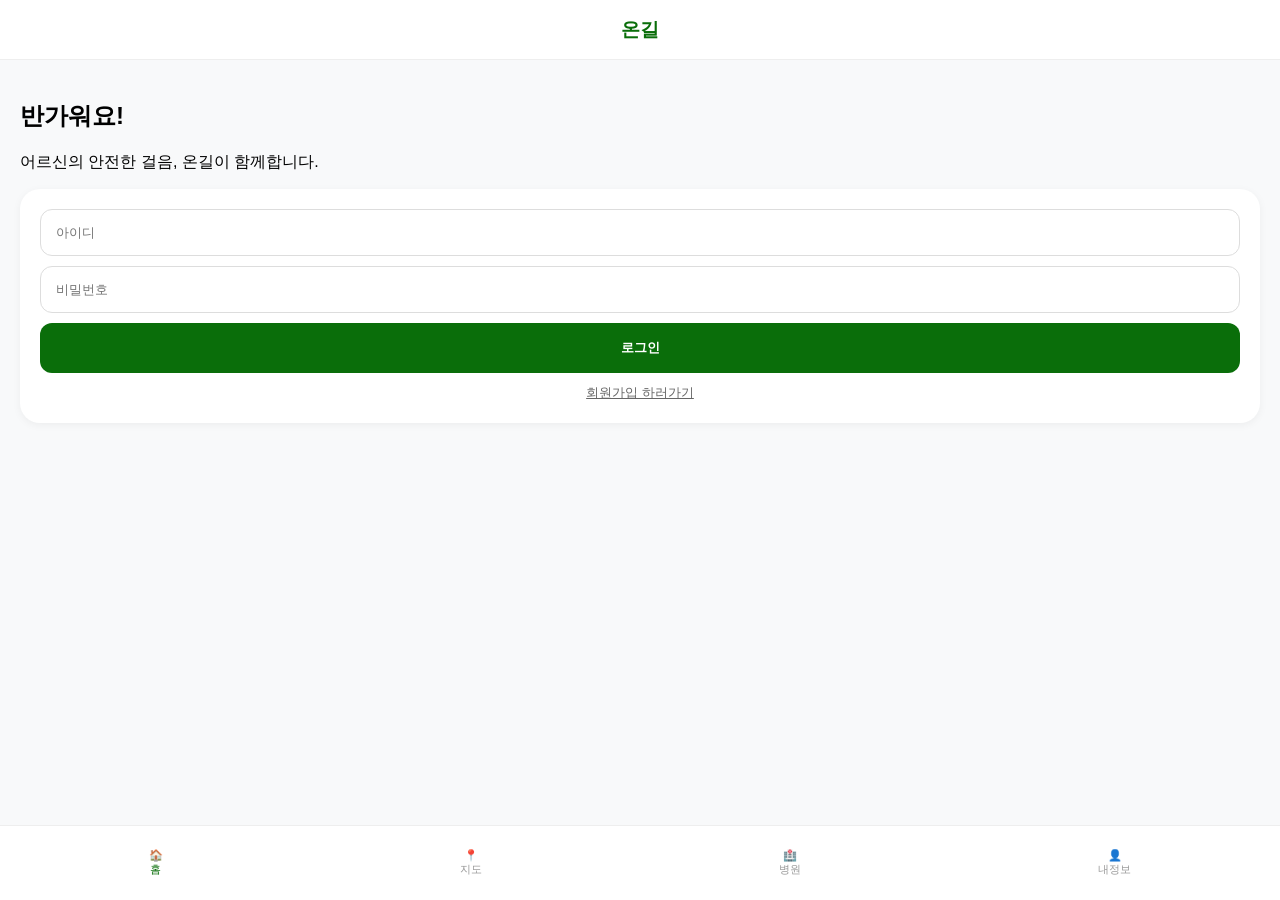
<file: index.html>
<!DOCTYPE html>
<html lang="ko">
<head>
    <meta charset="UTF-8">
    <meta name="viewport" content="width=device-width, initial-scale=1.0, maximum-scale=1.0, user-scalable=no, viewport-fit=cover">
    <title>온길 - 온전히 걷는 길</title>
    <link rel="stylesheet" href="css/style.css">
</head>
<body>

    <div class="app-shell">
        <header class="app-header">
            <h1 class="logo">온길</h1>
        </header>

        <main class="app-main">
            <div id="auth-page" class="page-container">
                <div class="welcome-section">
                    <h2>반가워요!</h2>
                    <p>어르신의 안전한 걸음, 온길이 함께합니다.</p>
                </div>

                <div class="input-card">
                    <input type="text" id="loginId" placeholder="아이디">
                    <input type="password" id="loginPw" placeholder="비밀번호">
                    <button class="btn-primary" onclick="handleLogin()">로그인</button>
                    <button class="btn-secondary" onclick="location.href='signup.html'">회원가입 하러가기</button>
                </div>
            </div>
        </main>

        <nav class="app-nav">
            <button class="nav-item active">🏠<span>홈</span></button>
            <button class="nav-item">📍<span>지도</span></button>
            <button class="nav-item">🏥<span>병원</span></button>
            <button class="nav-item">👤<span>내정보</span></button>
        </nav>
    </div>

    <script src="js/auth.js"></script>
</body>
</html>
</file>
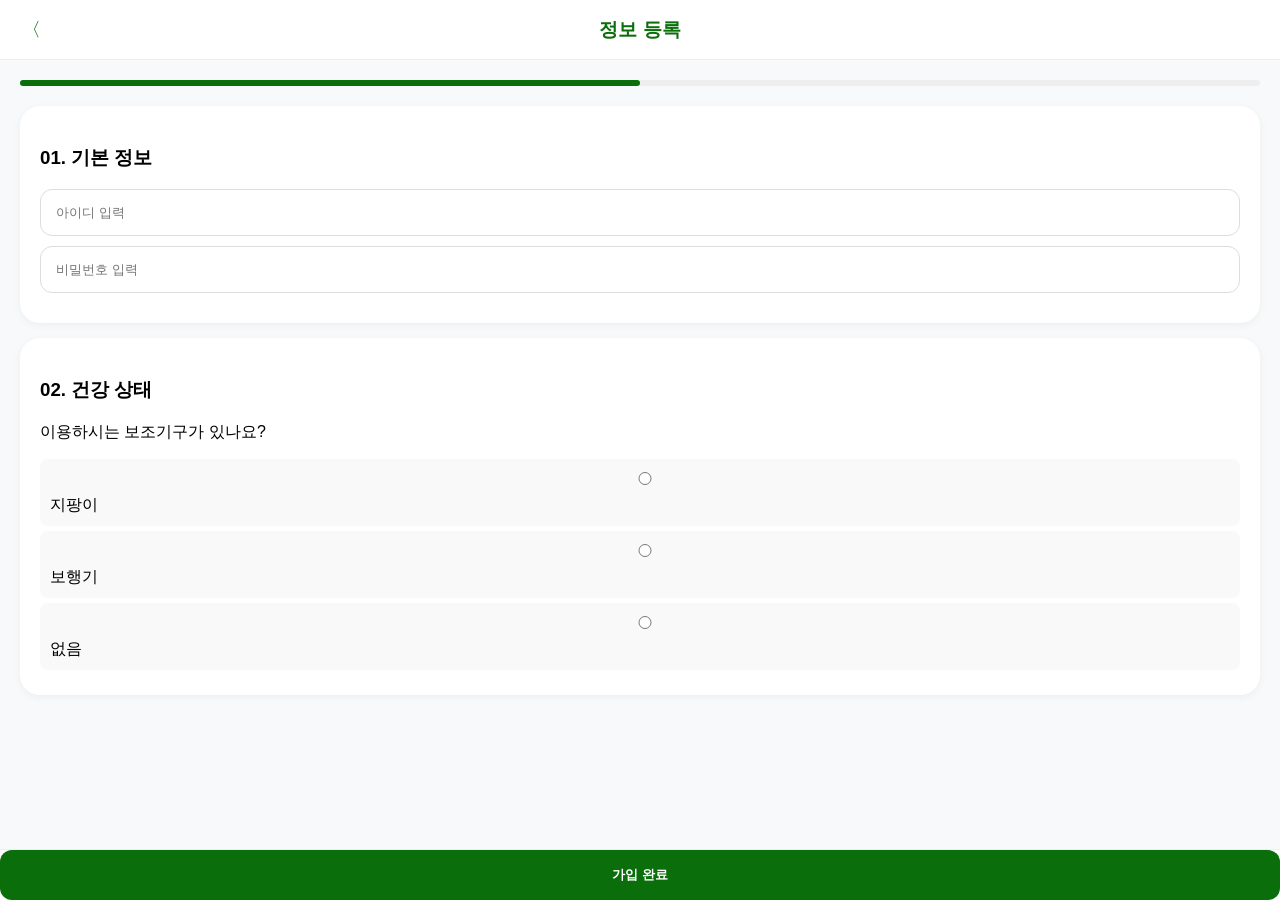
<file: signup.html>
<!DOCTYPE html>
<html lang="ko">
<head>
    <meta charset="UTF-8">
    <meta name="viewport" content="width=device-width, initial-scale=1.0, maximum-scale=1.0, user-scalable=no, viewport-fit=cover">
    <title>온길 - 정보 등록</title>
    <link rel="stylesheet" href="./css/style.css">
</head>
<body>
    <div class="app-shell">
        <header class="app-header">
            <button class="btn-back" onclick="location.href='./index.html'">〈</button>
            <h1 class="logo">정보 등록</h1>
        </header>

        <main class="app-main">
            <div class="progress-container">
                <div class="progress-bar"></div>
            </div>

            <div class="q-card">
                <h3>01. 기본 정보</h3>
                <input type="text" id="newId" placeholder="아이디 입력">
                <input type="password" id="newPw" placeholder="비밀번호 입력">
            </div>

            <div class="q-card">
                <h3>02. 건강 상태</h3>
                <p>이용하시는 보조기구가 있나요?</p>
                <div class="radio-group">
                    <label><input type="radio" name="aid" value="지팡이"> 지팡이</label>
                    <label><input type="radio" name="aid" value="보행기"> 보행기</label>
                    <label><input type="radio" name="aid" value="없음"> 없음</label>
                </div>
            </div>
        </main>

        <footer class="app-footer-btn">
            <button class="btn-primary-large" onclick="completeSignup()">가입 완료</button>
        </footer>
    </div>
    <script src="./js/signup.js"></script>
</body>
</html>
</file>
<file: css/style.css>
:root {
    --main-green: #0A6E0A;
    --bg-color: #F8F9FA;
    --white: #ffffff;
    --header-height: 60px;
    --nav-height: 75px;
}

* { box-sizing: border-box; -webkit-tap-highlight-color: transparent; }

body, html {
    margin: 0; padding: 0; width: 100%; height: 100%;
    overflow: hidden; background-color: var(--bg-color);
    font-family: sans-serif;
}

.app-shell { display: flex; flex-direction: column; height: 100vh; }

.app-header {
    height: var(--header-height); background: var(--white);
    display: flex; align-items: center; justify-content: center;
    border-bottom: 1px solid #eee; position: relative;
}

.btn-back { position: absolute; left: 16px; background: none; border: none; font-size: 1.2rem; color: var(--main-green); }

.logo { color: var(--main-green); font-size: 1.2rem; margin: 0; }

.app-main { flex: 1; overflow-y: auto; padding: 20px; -webkit-overflow-scrolling: touch; }

.app-nav, .app-footer-btn {
    background: var(--white); border-top: 1px solid #eee;
    padding-bottom: env(safe-area-inset-bottom);
}

.app-nav { height: var(--nav-height); display: flex; justify-content: space-around; align-items: center; }

.input-card, .q-card { background: var(--white); padding: 20px; border-radius: 20px; margin-bottom: 15px; box-shadow: 0 2px 8px rgba(0,0,0,0.05); }

input { width: 100%; padding: 15px; margin-bottom: 10px; border: 1px solid #ddd; border-radius: 12px; }

.btn-primary, .btn-primary-large {
    width: 100%; padding: 16px; background: var(--main-green);
    color: white; border: none; border-radius: 12px; font-weight: bold; cursor: pointer;
}

.btn-secondary { width: 100%; background: none; border: none; color: #666; text-decoration: underline; margin-top: 10px; }

.nav-item { background: none; border: none; color: #999; font-size: 0.7rem; display: flex; flex-direction: column; align-items: center; }
.nav-item.active { color: var(--main-green); }

.progress-container { width: 100%; height: 6px; background: #eee; border-radius: 3px; margin-bottom: 20px; }
.progress-bar { width: 50%; height: 100%; background: var(--main-green); border-radius: 3px; }

.radio-group label { display: block; padding: 10px; background: #f9f9f9; margin-bottom: 5px; border-radius: 8px; }
</file>
